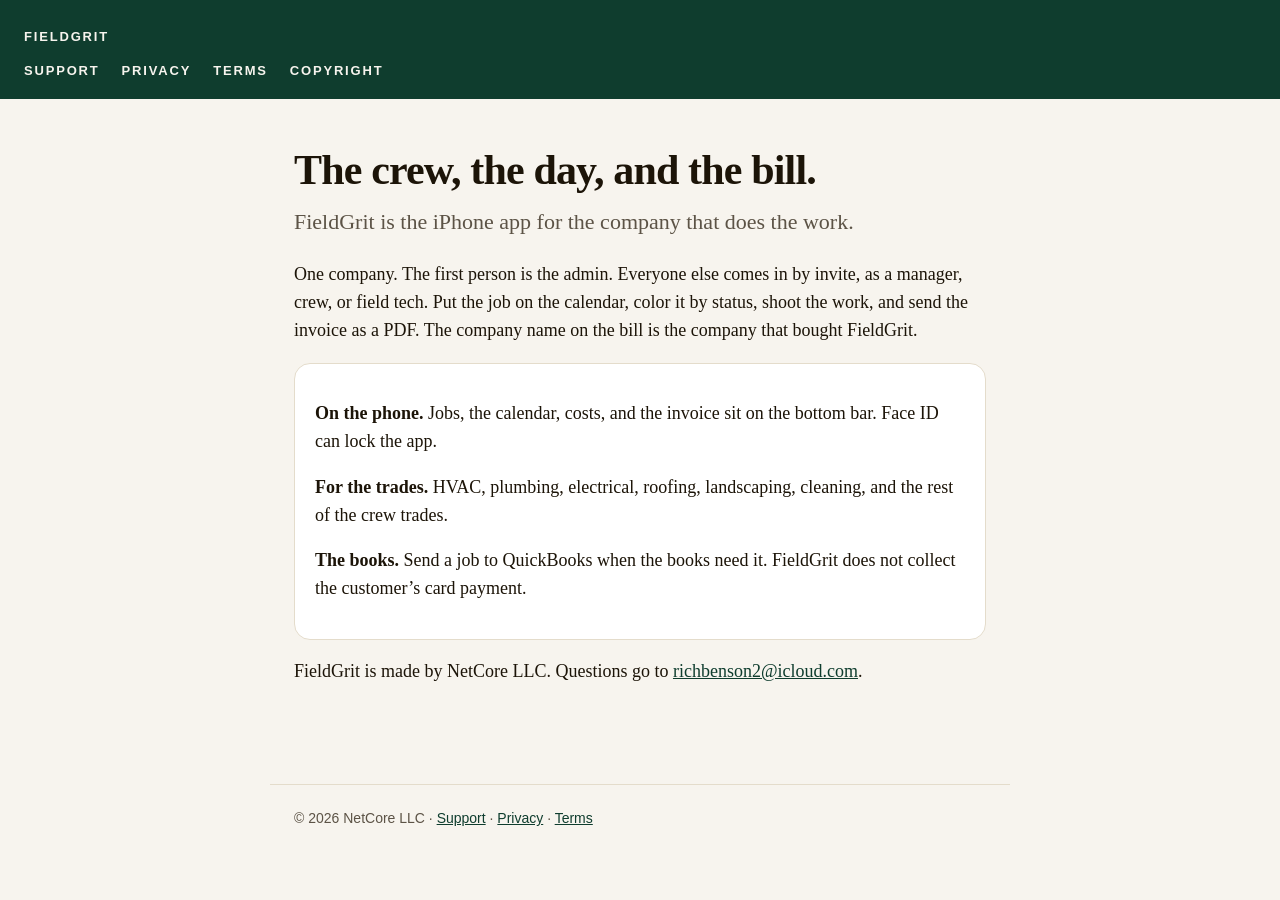
<file: index.html>
<!doctype html>
<html lang="en">
<head>
  <meta charset="utf-8">
  <meta name="viewport" content="width=device-width, initial-scale=1">
  <title>FieldGrit</title>
  <link rel="stylesheet" href="styles.css">
</head>
<body>
  <header class="bar">
    <a href="./">FieldGrit</a>
    <nav>
      <a href="support/">Support</a>
      <a href="privacy/">Privacy</a>
      <a href="terms/">Terms</a>
      <a href="copyright/">Copyright</a>
    </nav>
  </header>
  <main>
    <h1>The crew, the day, and the bill.</h1>
    <p class="lede">FieldGrit is the iPhone app for the company that does the work.</p>
    <p>One company. The first person is the admin. Everyone else comes in by invite, as a manager, crew, or field tech. Put the job on the calendar, color it by status, shoot the work, and send the invoice as a PDF. The company name on the bill is the company that bought FieldGrit.</p>
    <div class="card">
      <p><strong>On the phone.</strong> Jobs, the calendar, costs, and the invoice sit on the bottom bar. Face ID can lock the app.</p>
      <p><strong>For the trades.</strong> HVAC, plumbing, electrical, roofing, landscaping, cleaning, and the rest of the crew trades.</p>
      <p><strong>The books.</strong> Send a job to QuickBooks when the books need it. FieldGrit does not collect the customer’s card payment.</p>
    </div>
    <p>FieldGrit is made by NetCore LLC. Questions go to <a href="mailto:richbenson2@icloud.com">richbenson2@icloud.com</a>.</p>
  </main>
  <footer>© 2026 NetCore LLC · <a href="support/">Support</a> · <a href="privacy/">Privacy</a> · <a href="terms/">Terms</a></footer>
</body>
</html>
</file>
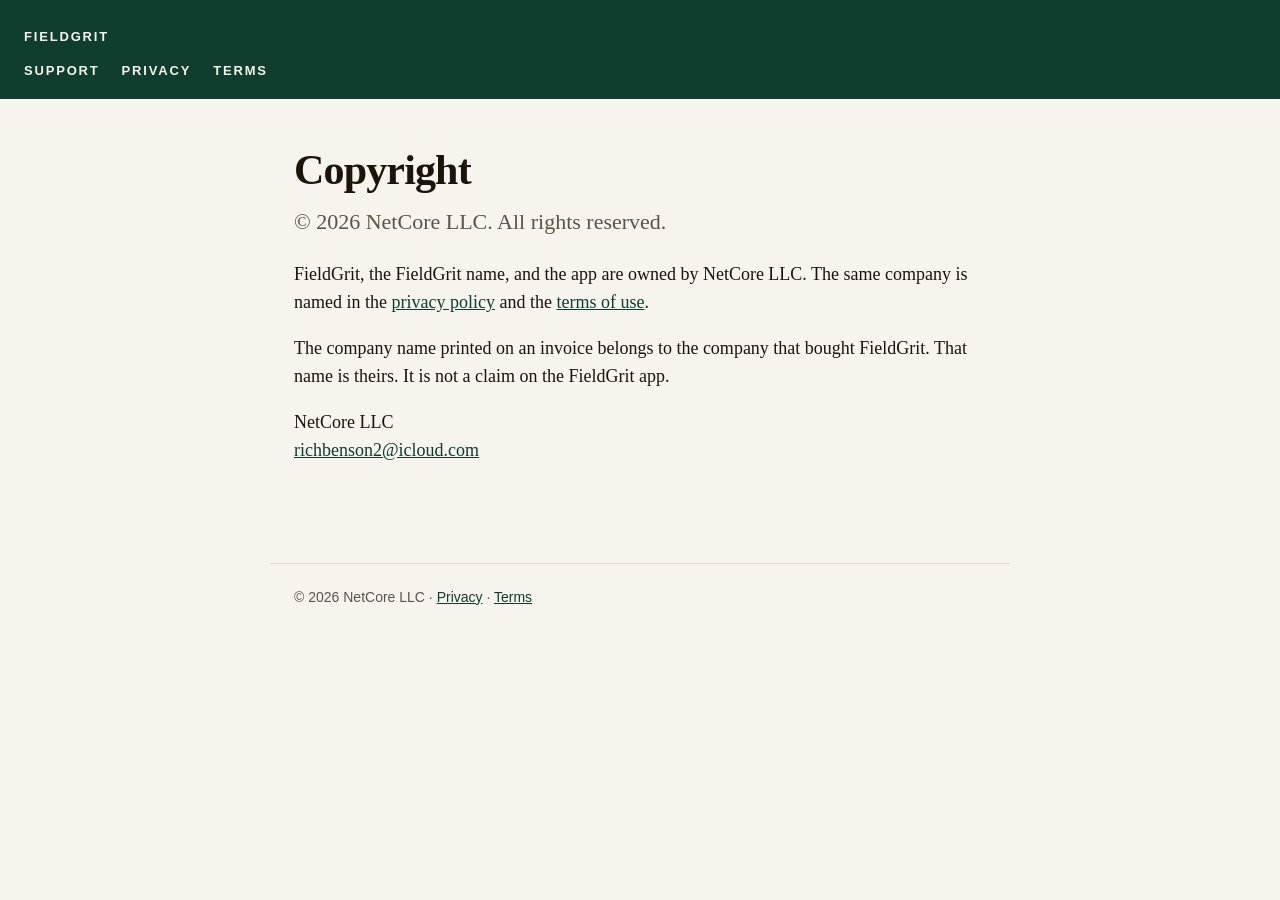
<file: copyright/index.html>
<!doctype html>
<html lang="en">
<head>
  <meta charset="utf-8">
  <meta name="viewport" content="width=device-width, initial-scale=1">
  <title>FieldGrit copyright</title>
  <link rel="stylesheet" href="../styles.css">
</head>
<body>
  <header class="bar">
    <a href="../">FieldGrit</a>
    <nav>
      <a href="../support/">Support</a>
      <a href="../privacy/">Privacy</a>
      <a href="../terms/">Terms</a>
    </nav>
  </header>
  <main>
    <h1>Copyright</h1>
    <p class="lede">© 2026 NetCore LLC. All rights reserved.</p>
    <p>FieldGrit, the FieldGrit name, and the app are owned by NetCore LLC. The same company is named in the <a href="../privacy/">privacy policy</a> and the <a href="../terms/">terms of use</a>.</p>
    <p>The company name printed on an invoice belongs to the company that bought FieldGrit. That name is theirs. It is not a claim on the FieldGrit app.</p>
    <p>NetCore LLC<br><a href="mailto:richbenson2@icloud.com">richbenson2@icloud.com</a></p>
  </main>
  <footer>© 2026 NetCore LLC · <a href="../privacy/">Privacy</a> · <a href="../terms/">Terms</a></footer>
</body>
</html>
</file>
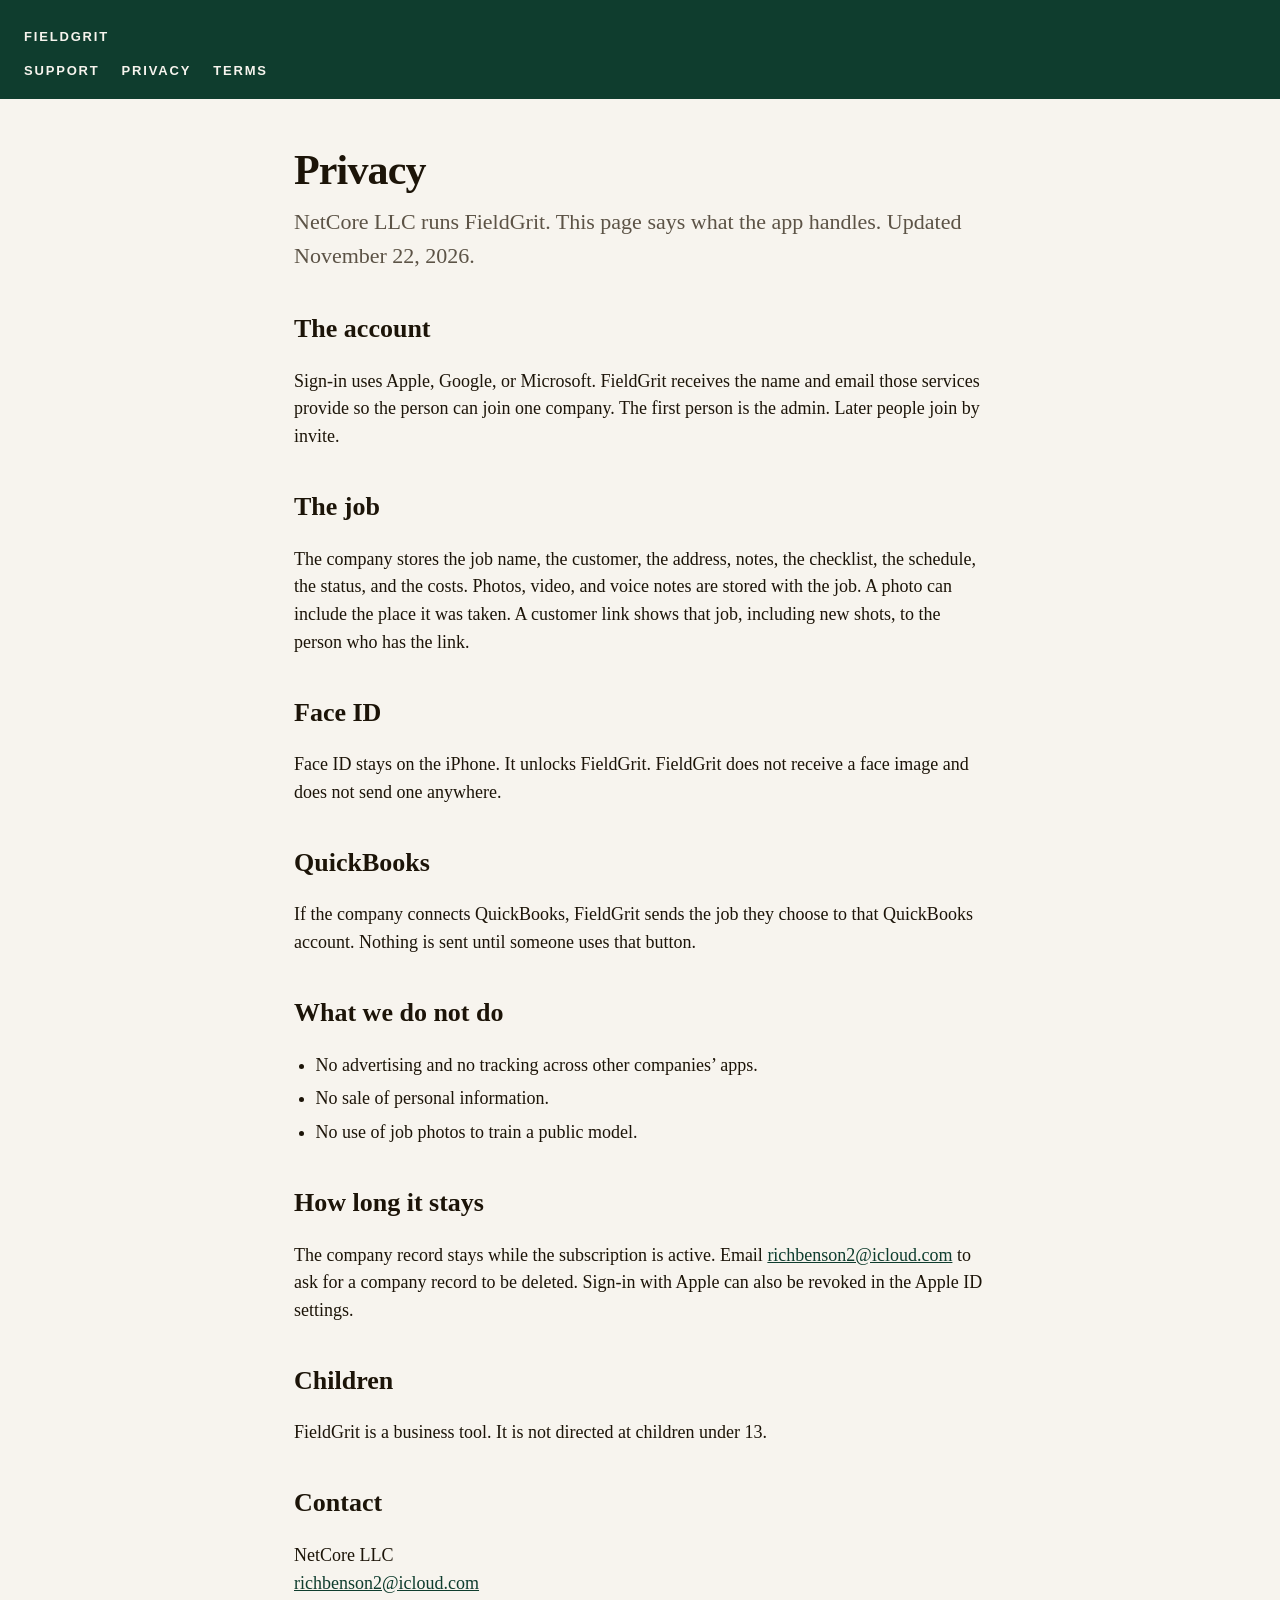
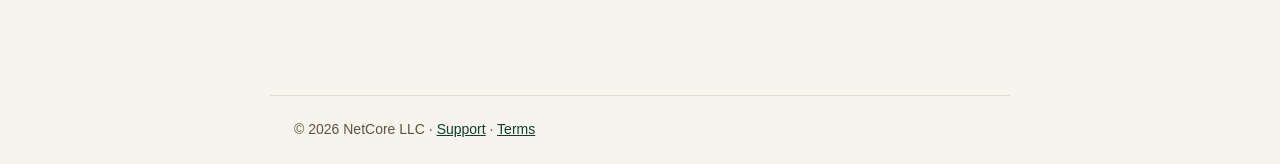
<file: privacy/index.html>
<!doctype html>
<html lang="en">
<head>
  <meta charset="utf-8">
  <meta name="viewport" content="width=device-width, initial-scale=1">
  <title>FieldGrit privacy</title>
  <link rel="stylesheet" href="../styles.css">
</head>
<body>
  <header class="bar">
    <a href="../">FieldGrit</a>
    <nav>
      <a href="../support/">Support</a>
      <a href="./">Privacy</a>
      <a href="../terms/">Terms</a>
    </nav>
  </header>
  <main>
    <h1>Privacy</h1>
    <p class="lede">NetCore LLC runs FieldGrit. This page says what the app handles. Updated November 22, 2026.</p>

    <h2>The account</h2>
    <p>Sign-in uses Apple, Google, or Microsoft. FieldGrit receives the name and email those services provide so the person can join one company. The first person is the admin. Later people join by invite.</p>

    <h2>The job</h2>
    <p>The company stores the job name, the customer, the address, notes, the checklist, the schedule, the status, and the costs. Photos, video, and voice notes are stored with the job. A photo can include the place it was taken. A customer link shows that job, including new shots, to the person who has the link.</p>

    <h2>Face ID</h2>
    <p>Face ID stays on the iPhone. It unlocks FieldGrit. FieldGrit does not receive a face image and does not send one anywhere.</p>

    <h2>QuickBooks</h2>
    <p>If the company connects QuickBooks, FieldGrit sends the job they choose to that QuickBooks account. Nothing is sent until someone uses that button.</p>

    <h2>What we do not do</h2>
    <ul>
      <li>No advertising and no tracking across other companies’ apps.</li>
      <li>No sale of personal information.</li>
      <li>No use of job photos to train a public model.</li>
    </ul>

    <h2>How long it stays</h2>
    <p>The company record stays while the subscription is active. Email <a href="mailto:richbenson2@icloud.com">richbenson2@icloud.com</a> to ask for a company record to be deleted. Sign-in with Apple can also be revoked in the Apple ID settings.</p>

    <h2>Children</h2>
    <p>FieldGrit is a business tool. It is not directed at children under 13.</p>

    <h2>Contact</h2>
    <p>NetCore LLC<br><a href="mailto:richbenson2@icloud.com">richbenson2@icloud.com</a></p>
  </main>
  <footer>© 2026 NetCore LLC · <a href="../support/">Support</a> · <a href="../terms/">Terms</a></footer>
</body>
</html>
</file>
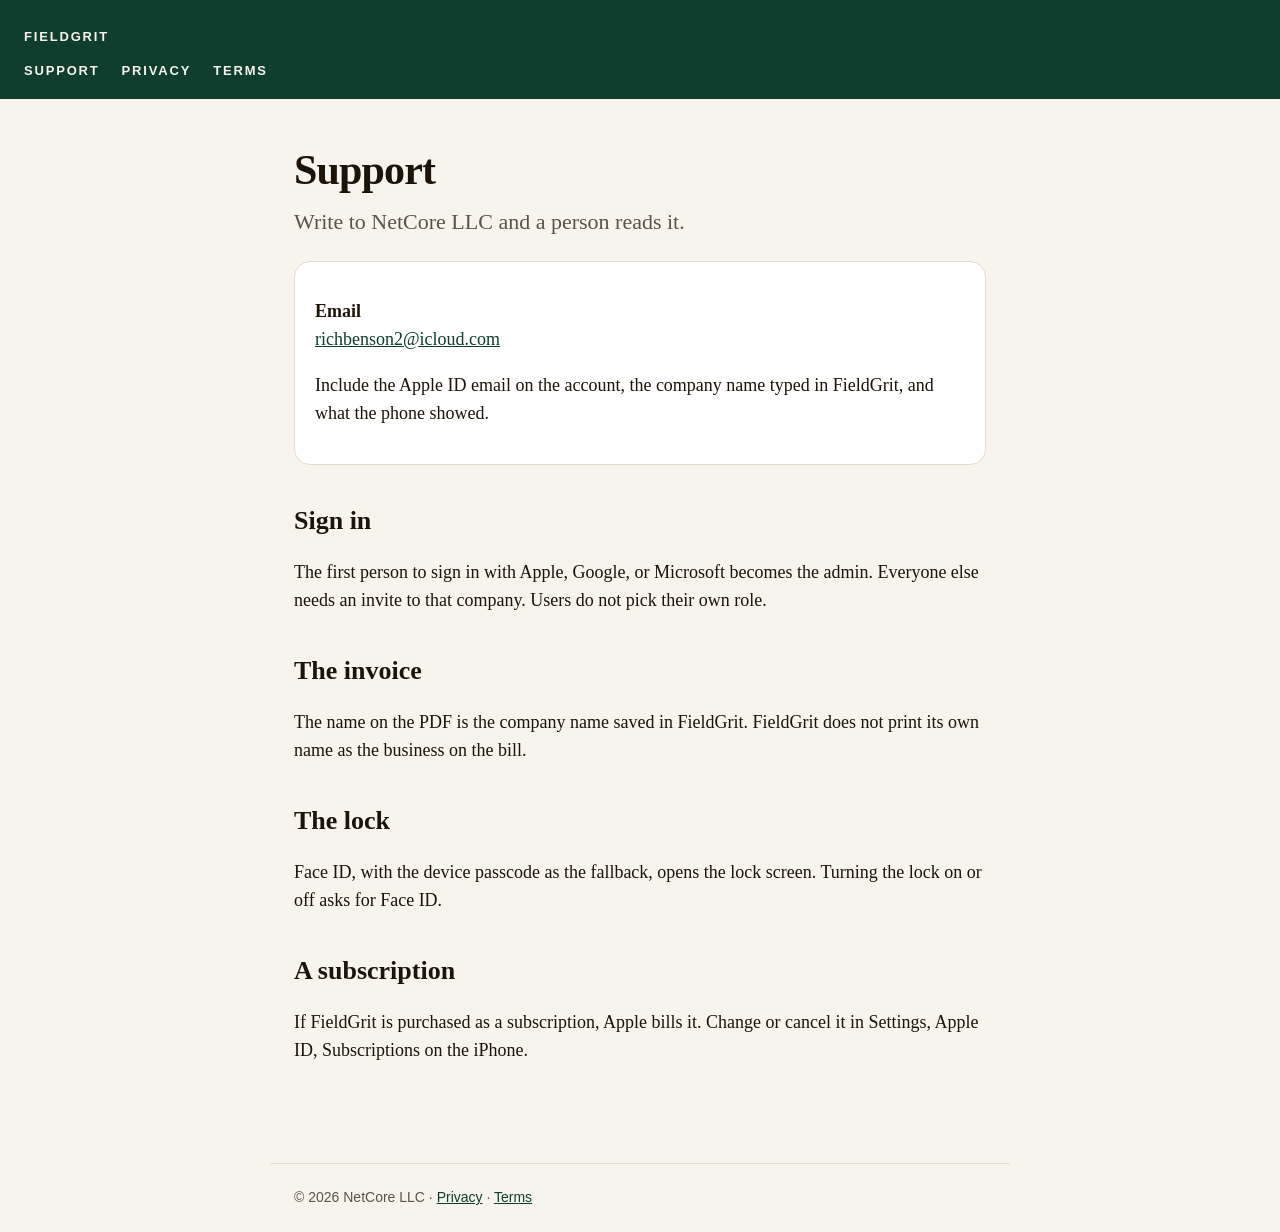
<file: support/index.html>
<!doctype html>
<html lang="en">
<head>
  <meta charset="utf-8">
  <meta name="viewport" content="width=device-width, initial-scale=1">
  <title>FieldGrit support</title>
  <link rel="stylesheet" href="../styles.css">
</head>
<body>
  <header class="bar">
    <a href="../">FieldGrit</a>
    <nav>
      <a href="./">Support</a>
      <a href="../privacy/">Privacy</a>
      <a href="../terms/">Terms</a>
    </nav>
  </header>
  <main>
    <h1>Support</h1>
    <p class="lede">Write to NetCore LLC and a person reads it.</p>
    <div class="card">
      <p><strong>Email</strong><br><a href="mailto:richbenson2@icloud.com">richbenson2@icloud.com</a></p>
      <p>Include the Apple ID email on the account, the company name typed in FieldGrit, and what the phone showed.</p>
    </div>
    <h2>Sign in</h2>
    <p>The first person to sign in with Apple, Google, or Microsoft becomes the admin. Everyone else needs an invite to that company. Users do not pick their own role.</p>
    <h2>The invoice</h2>
    <p>The name on the PDF is the company name saved in FieldGrit. FieldGrit does not print its own name as the business on the bill.</p>
    <h2>The lock</h2>
    <p>Face ID, with the device passcode as the fallback, opens the lock screen. Turning the lock on or off asks for Face ID.</p>
    <h2>A subscription</h2>
    <p>If FieldGrit is purchased as a subscription, Apple bills it. Change or cancel it in Settings, Apple ID, Subscriptions on the iPhone.</p>
  </main>
  <footer>© 2026 NetCore LLC · <a href="../privacy/">Privacy</a> · <a href="../terms/">Terms</a></footer>
</body>
</html>
</file>
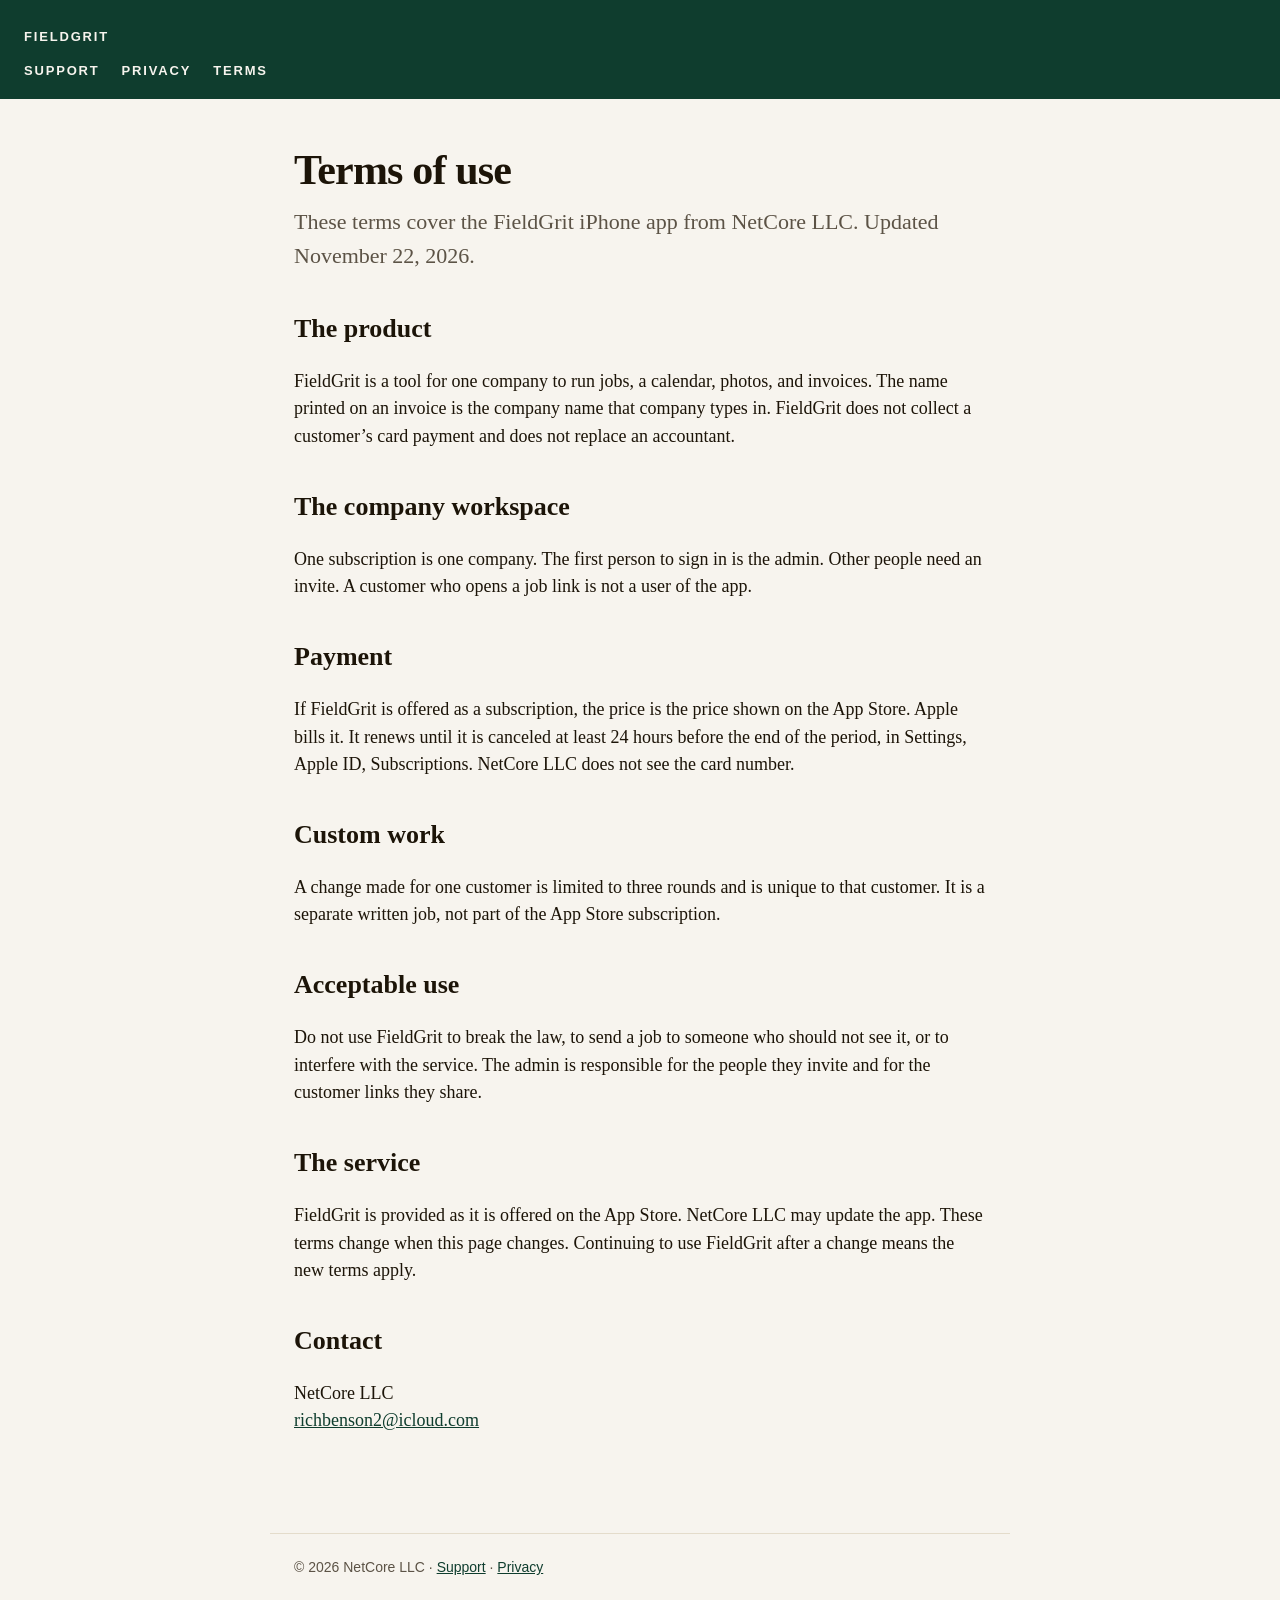
<file: terms/index.html>
<!doctype html>
<html lang="en">
<head>
  <meta charset="utf-8">
  <meta name="viewport" content="width=device-width, initial-scale=1">
  <title>FieldGrit terms</title>
  <link rel="stylesheet" href="../styles.css">
</head>
<body>
  <header class="bar">
    <a href="../">FieldGrit</a>
    <nav>
      <a href="../support/">Support</a>
      <a href="../privacy/">Privacy</a>
      <a href="./">Terms</a>
    </nav>
  </header>
  <main>
    <h1>Terms of use</h1>
    <p class="lede">These terms cover the FieldGrit iPhone app from NetCore LLC. Updated November 22, 2026.</p>

    <h2>The product</h2>
    <p>FieldGrit is a tool for one company to run jobs, a calendar, photos, and invoices. The name printed on an invoice is the company name that company types in. FieldGrit does not collect a customer’s card payment and does not replace an accountant.</p>

    <h2>The company workspace</h2>
    <p>One subscription is one company. The first person to sign in is the admin. Other people need an invite. A customer who opens a job link is not a user of the app.</p>

    <h2>Payment</h2>
    <p>If FieldGrit is offered as a subscription, the price is the price shown on the App Store. Apple bills it. It renews until it is canceled at least 24 hours before the end of the period, in Settings, Apple ID, Subscriptions. NetCore LLC does not see the card number.</p>

    <h2>Custom work</h2>
    <p>A change made for one customer is limited to three rounds and is unique to that customer. It is a separate written job, not part of the App Store subscription.</p>

    <h2>Acceptable use</h2>
    <p>Do not use FieldGrit to break the law, to send a job to someone who should not see it, or to interfere with the service. The admin is responsible for the people they invite and for the customer links they share.</p>

    <h2>The service</h2>
    <p>FieldGrit is provided as it is offered on the App Store. NetCore LLC may update the app. These terms change when this page changes. Continuing to use FieldGrit after a change means the new terms apply.</p>

    <h2>Contact</h2>
    <p>NetCore LLC<br><a href="mailto:richbenson2@icloud.com">richbenson2@icloud.com</a></p>
  </main>
  <footer>© 2026 NetCore LLC · <a href="../support/">Support</a> · <a href="../privacy/">Privacy</a></footer>
</body>
</html>
</file>
<file: styles.css>
:root {
  --green: #0f3d2e;
  --green-2: #164a38;
  --gold: #c6a156;
  --ink: #1c1408;
  --paper: #f7f4ee;
  --muted: #5c5346;
  --line: #e4dccb;
}

* { box-sizing: border-box; }

html { scroll-behavior: smooth; }

body {
  margin: 0;
  background: var(--paper);
  color: var(--ink);
  font: 18px/1.55 "Iowan Old Style", Palatino, "Palatino Linotype", Georgia, serif;
}

a { color: var(--green); }

header.bar {
  background: var(--green);
  color: var(--paper);
  padding: 22px 24px;
}

header.bar a {
  color: var(--paper);
  text-decoration: none;
  letter-spacing: 0.14em;
  font: 600 13px/1 "Avenir Next", "Segoe UI", sans-serif;
  text-transform: uppercase;
}

nav {
  display: flex;
  gap: 22px;
  flex-wrap: wrap;
  margin-top: 14px;
  font: 15px/1.2 "Avenir Next", "Segoe UI", sans-serif;
}

nav a { color: var(--gold); text-decoration: none; }

main {
  max-width: 740px;
  margin: 0 auto;
  padding: 48px 24px 80px;
}

h1 {
  font-weight: 600;
  font-size: 42px;
  line-height: 1.1;
  letter-spacing: -0.02em;
  margin: 0 0 12px;
}

h2 {
  font-size: 26px;
  font-weight: 600;
  margin: 36px 0 8px;
}

.gold { color: var(--gold); }

.lede { font-size: 22px; color: var(--muted); margin-top: 0; }

ul { padding-left: 1.2em; }

li { margin: 6px 0; }

.card {
  background: white;
  border: 1px solid var(--line);
  border-radius: 16px;
  padding: 18px 20px;
  margin: 18px 0;
}

footer {
  border-top: 1px solid var(--line);
  color: var(--muted);
  font: 14px/1.4 "Avenir Next", "Segoe UI", sans-serif;
  padding: 24px;
  max-width: 740px;
  margin: 0 auto;
}
</file>
